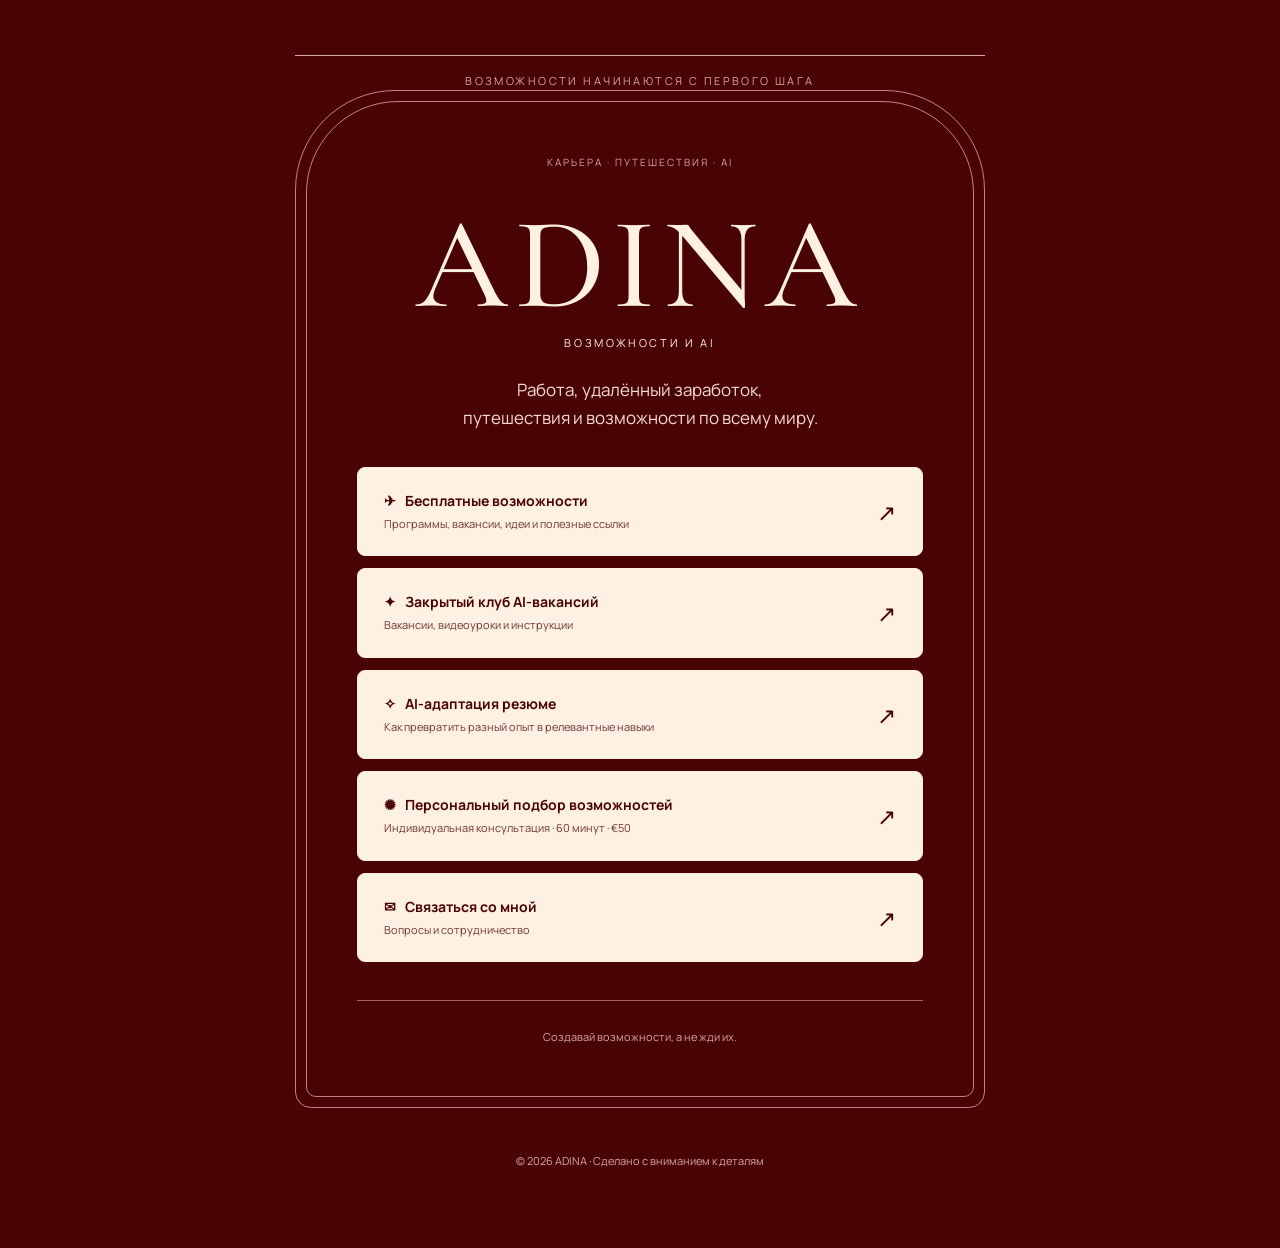
<file: index.html>
<!doctype html>
<html lang="ru"><head><meta charset="utf-8"><meta name="viewport" content="width=device-width,initial-scale=1"><meta name="theme-color" content="#490303"><meta name="description" content="ADINA: работа, международные возможности, AI-вакансии и автоматизация резюме."><title>ADINA | Возможности и AI</title><link rel="stylesheet" href="style.css"></head>
<body><main class="shell"><div class="topline">Возможности начинаются с первого шага</div><div class="frame"><div class="inner"><div class="eyebrow">Карьера · путешествия · AI</div><h1 class="brand" id="brand">ADINA</h1><div class="subbrand" id="tagline">Возможности и AI</div><p class="lead" id="intro">Работа, удалённый заработок, путешествия и возможности по всему миру.</p><div class="links"><a class="link-card" id="free" href="#"><span>✈ &nbsp; Бесплатные возможности<small>Программы, вакансии, идеи и полезные ссылки</small></span><span class="arrow">↗</span></a><a class="link-card" id="paid" href="#"><span>✦ &nbsp; Закрытый клуб AI-вакансий<small>Вакансии, видеоуроки и инструкции</small></span><span class="arrow">↗</span></a><a class="link-card" href="cv.html"><span>✧ &nbsp; AI-адаптация резюме<small>Как превратить разный опыт в релевантные навыки</small></span><span class="arrow">↗</span></a><a class="link-card" href="consultation.html"><span>✺ &nbsp; Персональный подбор возможностей<small>Индивидуальная консультация · 60 минут · €50</small></span><span class="arrow">↗</span></a><a class="link-card" id="contact" href="#"><span>✉ &nbsp; Связаться со мной<small>Вопросы и сотрудничество</small></span><span class="arrow">↗</span></a></div><div class="divider"></div><p class="mini">Создавай возможности, а не жди их.</p></div></div><footer class="footer">© <span id="year"></span> ADINA · Сделано с вниманием к деталям</footer></main><script src="config.js"></script><script src="app.js"></script><script>document.getElementById('year').textContent=new Date().getFullYear()</script></body></html>
</file>
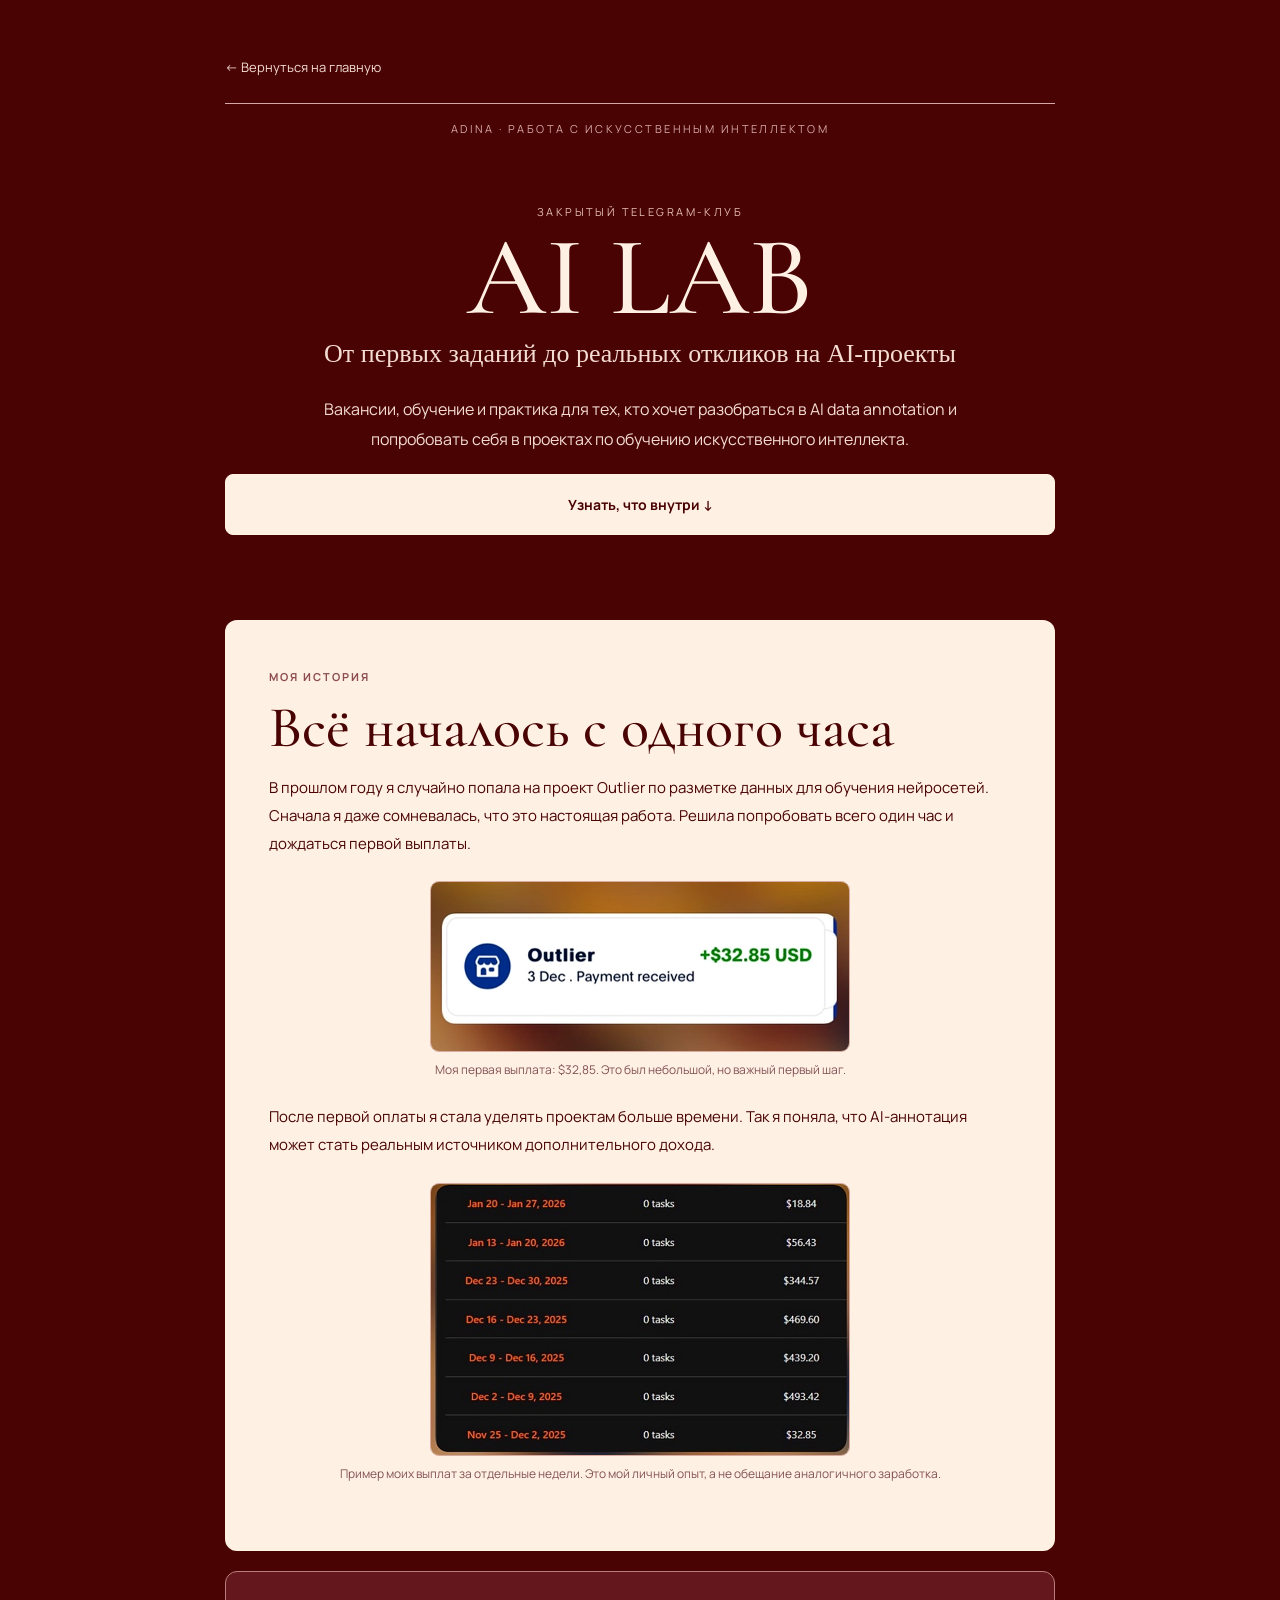
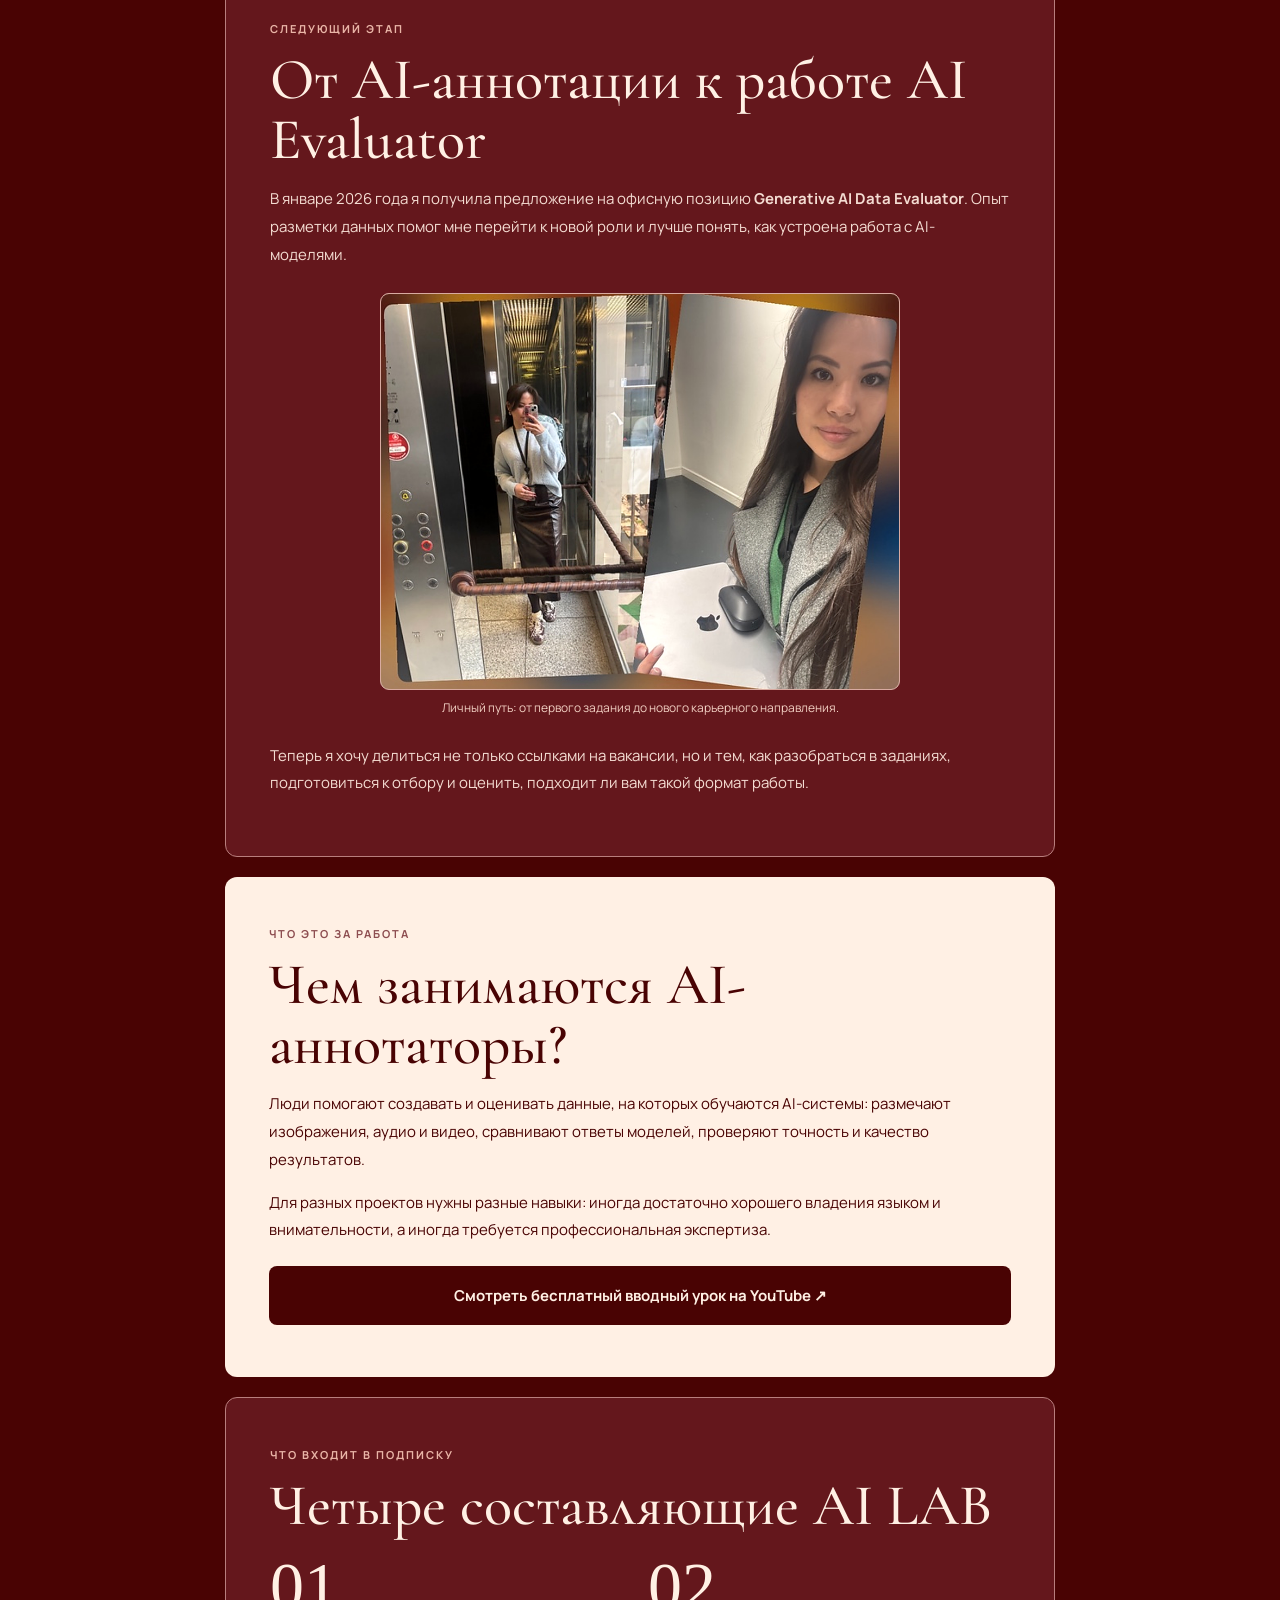
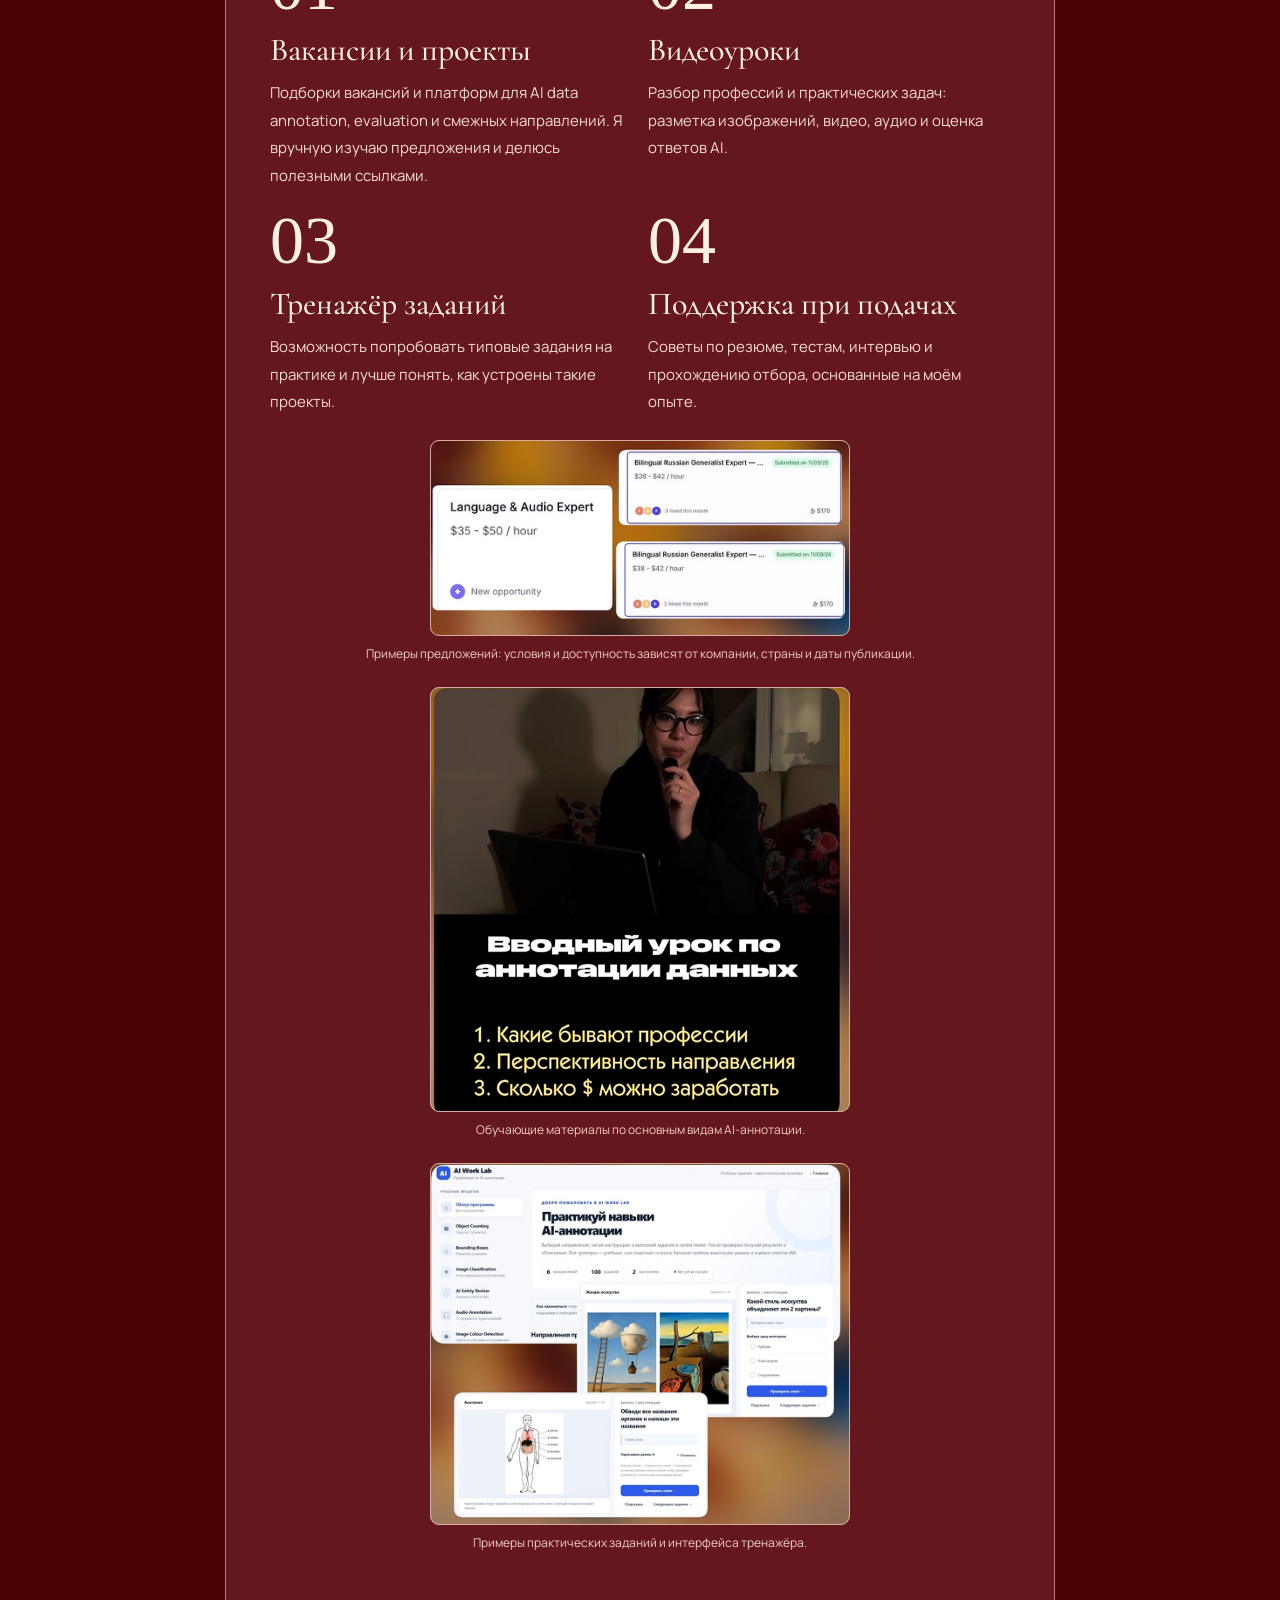
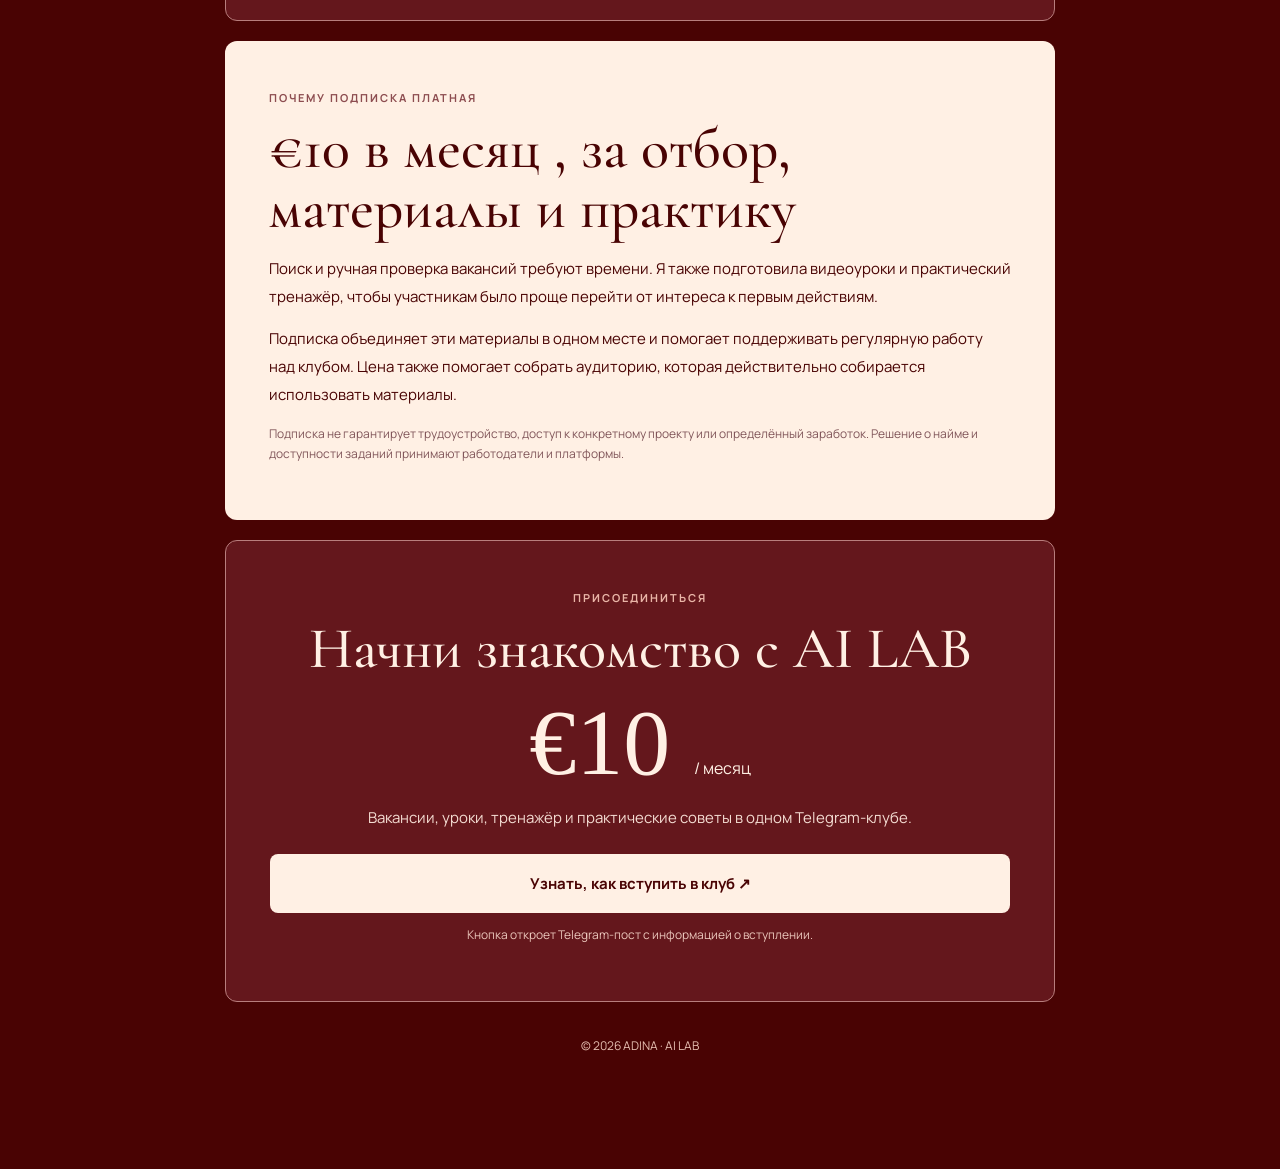
<file: club.html>
<!doctype html><html lang="ru"><head><meta charset="utf-8"><meta name="viewport" content="width=device-width,initial-scale=1"><meta name="theme-color" content="#490303"><meta name="description" content="AI LAB: закрытый Telegram-клуб с вакансиями в AI-аннотации, видеоуроками, практическими заданиями и поддержкой при подаче заявок. €10 в месяц."><title>AI LAB , клуб AI-вакансий | ADINA</title><link rel="stylesheet" href="style.css"></head><body><main class="shell club-shell"><a class="back" href="index.html">← Вернуться на главную</a><div class="topline product-topline">ADINA · работа с искусственным интеллектом</div><header class="club-hero"><div class="club-kicker">Закрытый Telegram-клуб</div><h1 class="club-heading">AI LAB</h1><div class="club-sub">От первых заданий до реальных откликов на AI-проекты</div><p class="club-intro">Вакансии, обучение и практика для тех, кто хочет разобраться в AI data annotation и попробовать себя в проектах по обучению искусственного интеллекта.</p><a class="cta" href="#inside">Узнать, что внутри ↓</a></header>
<section class="club-panel"><span class="club-label">Моя история</span><h2>Всё началось с одного часа</h2><p>В прошлом году я случайно попала на проект Outlier по разметке данных для обучения нейросетей. Сначала я даже сомневалась, что это настоящая работа. Решила попробовать всего один час и дождаться первой выплаты.</p><figure class="club-figure"><img class="club-image" src="assets/first-payment.png?v=sharp-20261120" alt="Скриншот первого платежа от Outlier на 32,85 доллара" loading="lazy"><figcaption>Моя первая выплата: $32,85. Это был небольшой, но важный первый шаг.</figcaption></figure><p>После первой оплаты я стала уделять проектам больше времени. Так я поняла, что AI-аннотация может стать реальным источником дополнительного дохода.</p><figure class="club-figure"><img class="club-image" src="assets/earnings.png?v=sharp-20261120" alt="Скриншот истории выплат по проектам Outlier" loading="lazy"><figcaption>Пример моих выплат за отдельные недели. Это мой личный опыт, а не обещание аналогичного заработка.</figcaption></figure></section>
<section class="club-panel dark"><span class="club-label">Следующий этап</span><h2>От AI-аннотации к работе AI Evaluator</h2><p>В январе 2026 года я получила предложение на офисную позицию <strong>Generative AI Data Evaluator</strong>. Опыт разметки данных помог мне перейти к новой роли и лучше понять, как устроена работа с AI-моделями.</p><figure class="club-figure"><img class="club-image photo" src="assets/career.png?v=sharp-20261120" alt="Фотографии Адины, связанные с её профессиональным опытом" loading="lazy"><figcaption>Личный путь: от первого задания до нового карьерного направления.</figcaption></figure><p>Теперь я хочу делиться не только ссылками на вакансии, но и тем, как разобраться в заданиях, подготовиться к отбору и оценить, подходит ли вам такой формат работы.</p></section>
<section class="club-panel"><span class="club-label">Что это за работа</span><h2>Чем занимаются AI-аннотаторы?</h2><p>Люди помогают создавать и оценивать данные, на которых обучаются AI-системы: размечают изображения, аудио и видео, сравнивают ответы моделей, проверяют точность и качество результатов.</p><p>Для разных проектов нужны разные навыки: иногда достаточно хорошего владения языком и внимательности, а иногда требуется профессиональная экспертиза.</p><a class="club-button" href="https://youtu.be/3Psw8o1p6Ek?is=a_5B0WidxgVkuYPZ" target="_blank" rel="noopener noreferrer">Смотреть бесплатный вводный урок на YouTube ↗</a></section>
<section id="inside" class="club-panel dark"><span class="club-label">Что входит в подписку</span><h2>Четыре составляющие AI LAB</h2><div class="club-steps"><div><div class="club-number">01</div><h3>Вакансии и проекты</h3><p>Подборки вакансий и платформ для AI data annotation, evaluation и смежных направлений. Я вручную изучаю предложения и делюсь полезными ссылками.</p></div><div><div class="club-number">02</div><h3>Видеоуроки</h3><p>Разбор профессий и практических задач: разметка изображений, видео, аудио и оценка ответов AI.</p></div><div><div class="club-number">03</div><h3>Тренажёр заданий</h3><p>Возможность попробовать типовые задания на практике и лучше понять, как устроены такие проекты.</p></div><div><div class="club-number">04</div><h3>Поддержка при подачах</h3><p>Советы по резюме, тестам, интервью и прохождению отбора, основанные на моём опыте.</p></div></div><figure class="club-figure"><img class="club-image" src="assets/jobs.png?v=sharp-20261120" alt="Примеры AI-вакансий с указанными ставками" loading="lazy"><figcaption>Примеры предложений: условия и доступность зависят от компании, страны и даты публикации.</figcaption></figure><figure class="club-figure"><img class="club-image" src="assets/lessons.png?v=sharp-20261120" alt="Пример учебного материала по AI-аннотации" loading="lazy"><figcaption>Обучающие материалы по основным видам AI-аннотации.</figcaption></figure><figure class="club-figure"><img class="club-image" src="assets/practice.png?v=sharp-20261120" alt="Пример интерфейса практического тренажёра AI-аннотации" loading="lazy"><figcaption>Примеры практических заданий и интерфейса тренажёра.</figcaption></figure></section>
<section class="club-panel"><span class="club-label">Почему подписка платная</span><h2>€10 в месяц , за отбор, материалы и практику</h2><p>Поиск и ручная проверка вакансий требуют времени. Я также подготовила видеоуроки и практический тренажёр, чтобы участникам было проще перейти от интереса к первым действиям.</p><p>Подписка объединяет эти материалы в одном месте и помогает поддерживать регулярную работу над клубом. Цена также помогает собрать аудиторию, которая действительно собирается использовать материалы.</p><p class="club-disclaimer">Подписка не гарантирует трудоустройство, доступ к конкретному проекту или определённый заработок. Решение о найме и доступности заданий принимают работодатели и платформы.</p></section>
<section class="club-panel dark" id="join" style="text-align:center"><span class="club-label">Присоединиться</span><h2>Начни знакомство с AI LAB</h2><div class="club-price">€10 <small>/ месяц</small></div><p>Вакансии, уроки, тренажёр и практические советы в одном Telegram-клубе.</p><a class="club-button light" href="https://t.me/adinayesimova/92" target="_blank" rel="noopener noreferrer">Узнать, как вступить в клуб ↗</a><p class="club-disclaimer">Кнопка откроет Telegram-пост с информацией о вступлении.</p></section><footer class="club-footer">© <span id="year"></span> ADINA · AI LAB</footer></main><script>document.getElementById('year').textContent=new Date().getFullYear()</script></body></html>
</file>
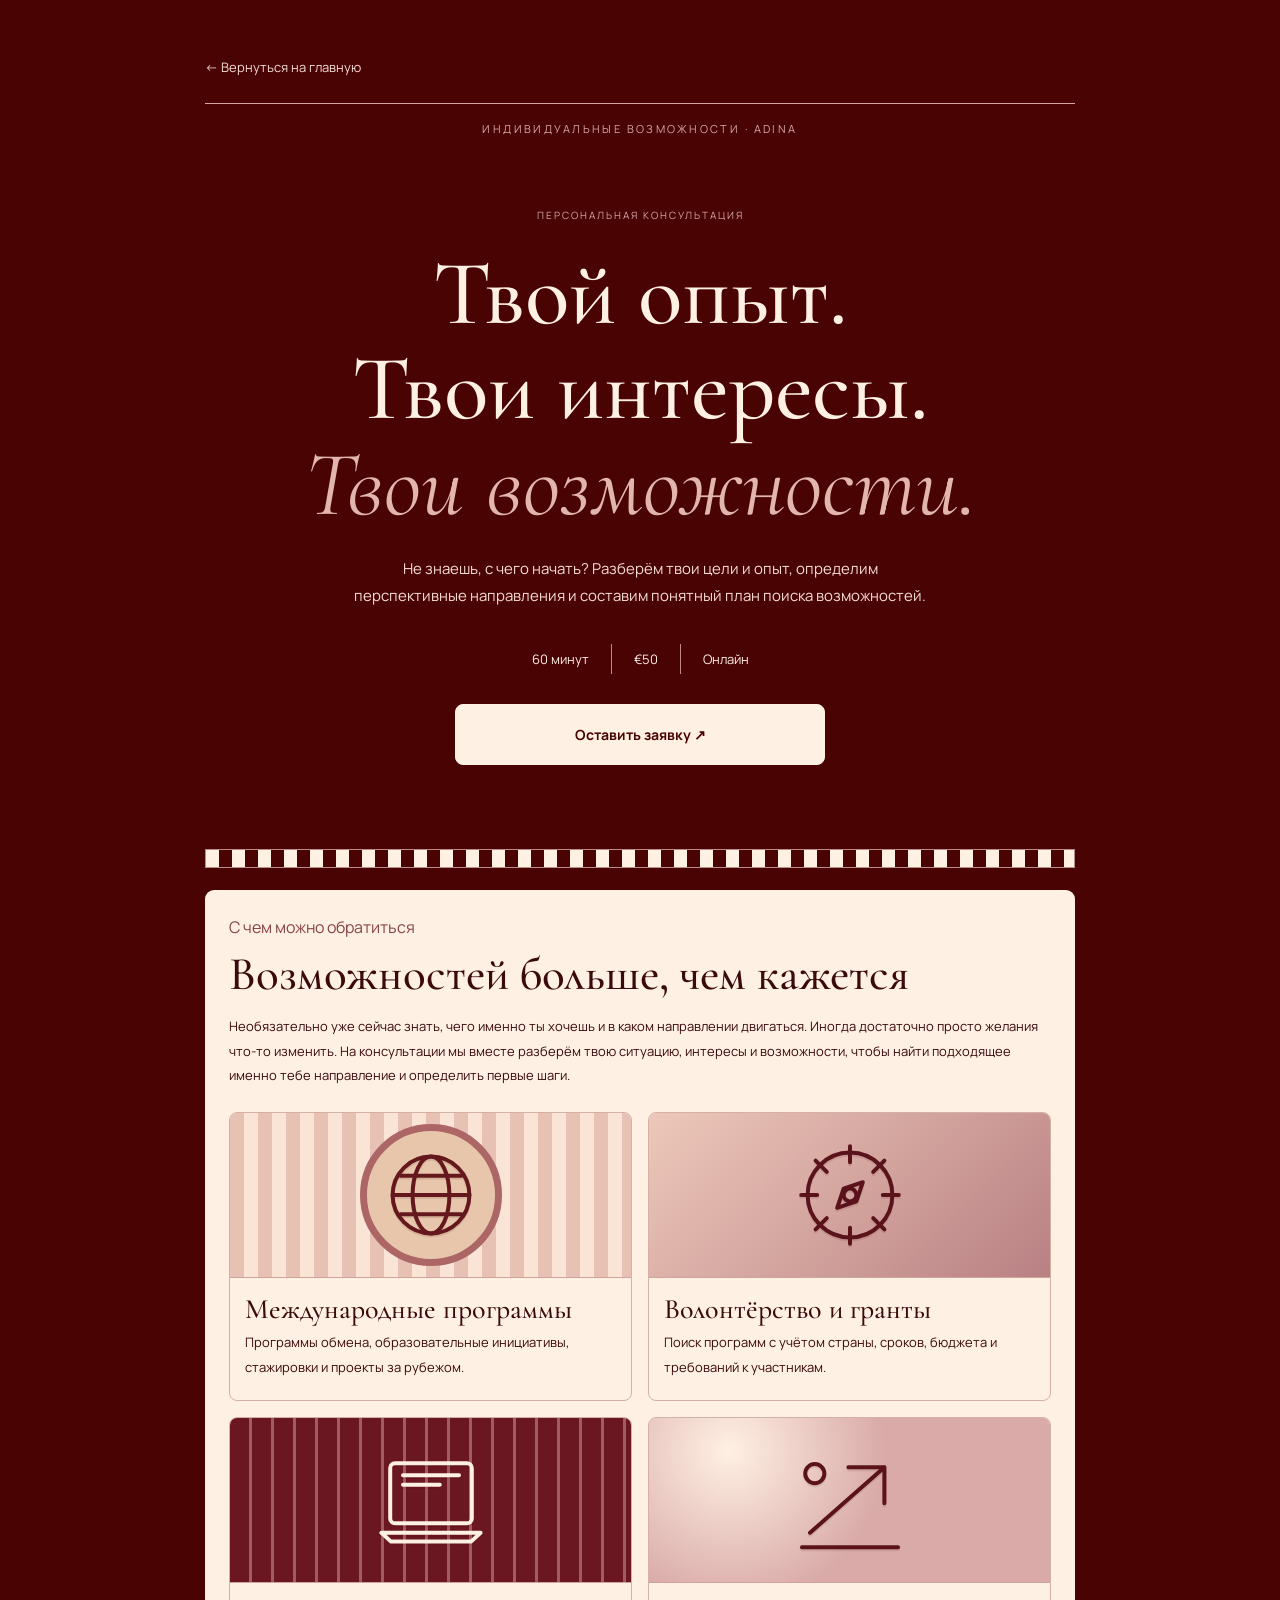
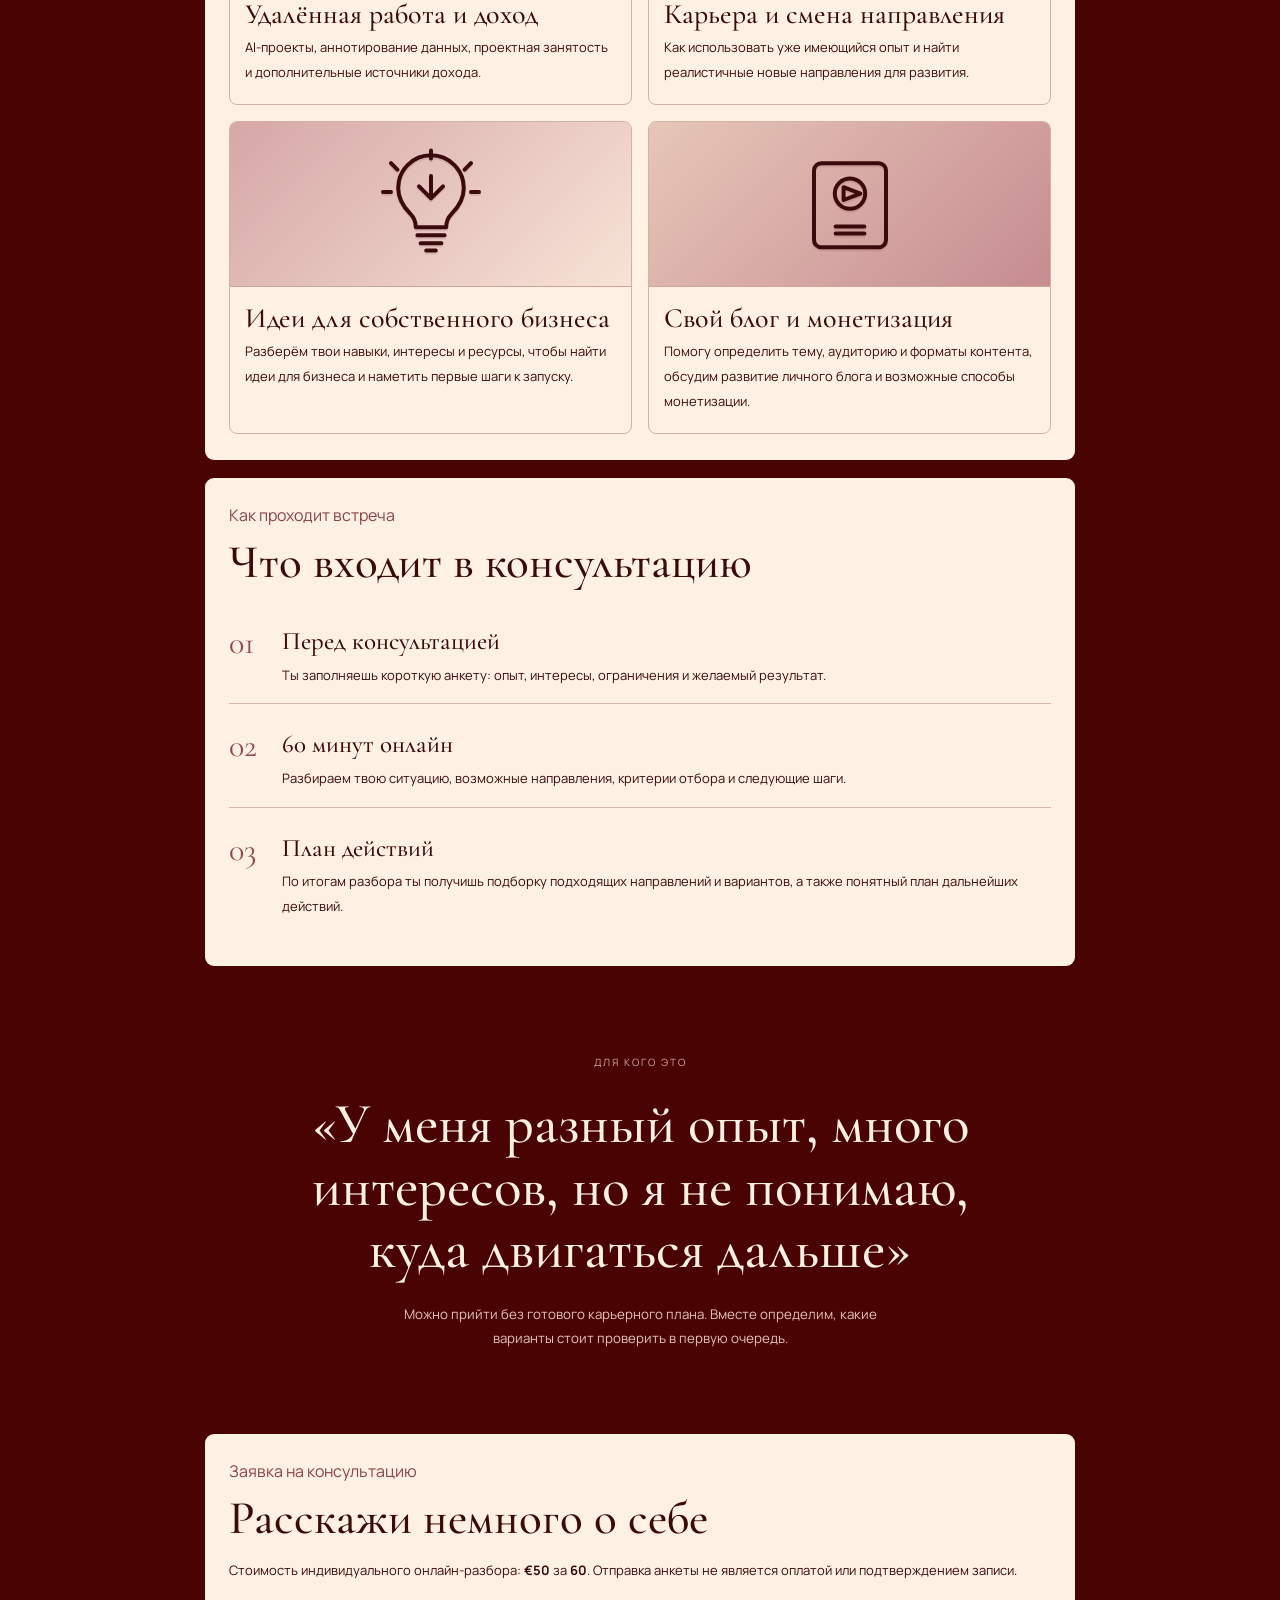
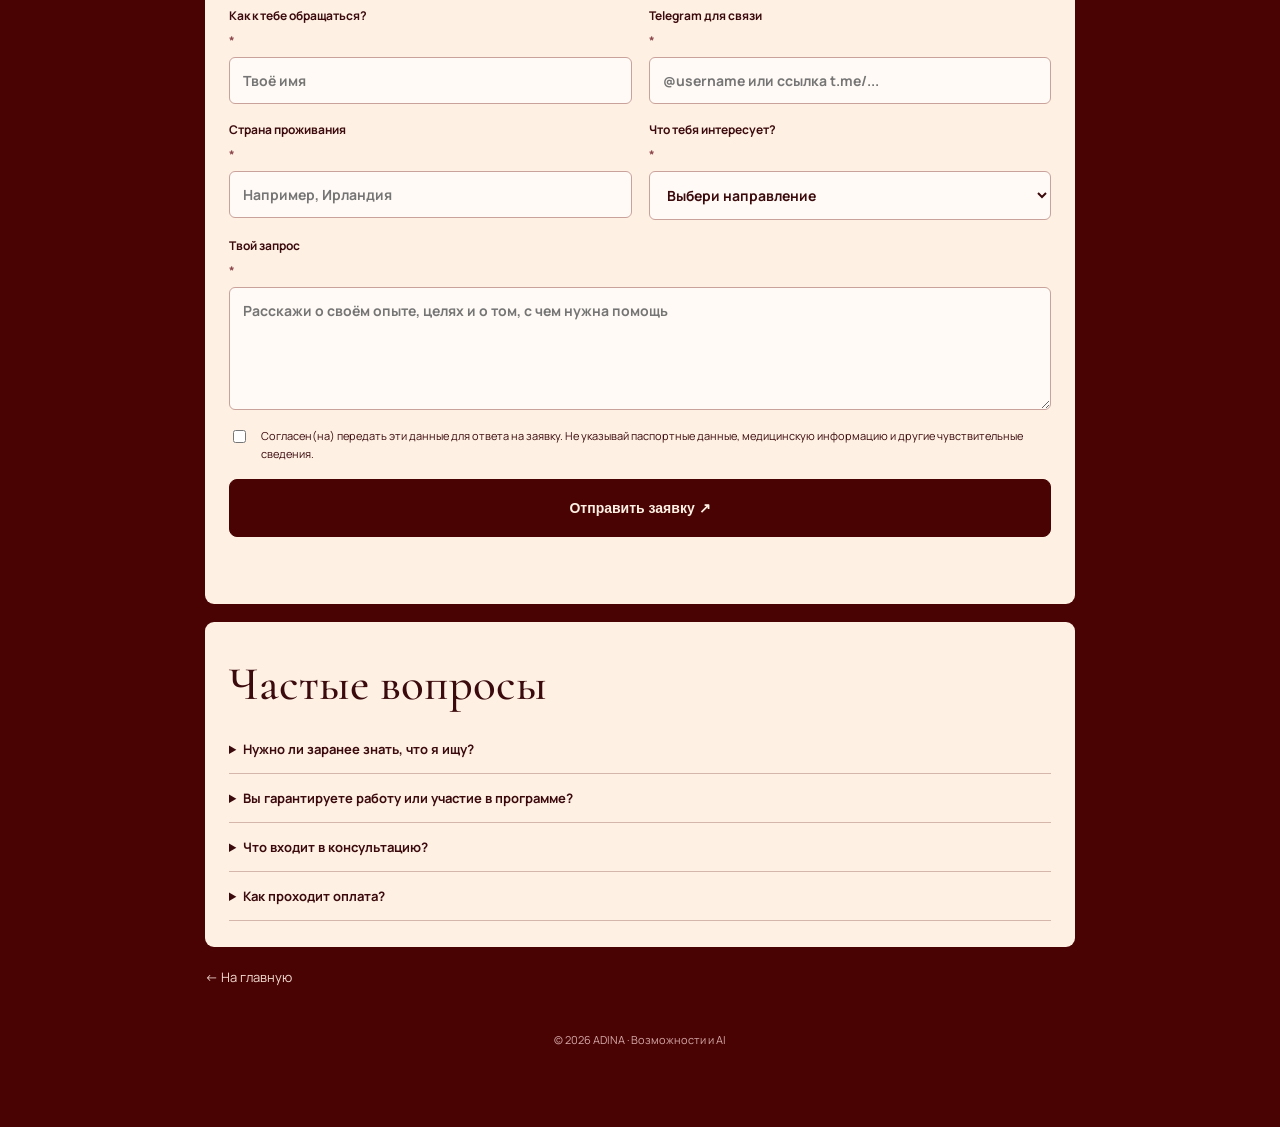
<file: consultation.html>
<!doctype html><html lang="ru"><head><meta charset="utf-8"><meta name="viewport" content="width=device-width,initial-scale=1"><meta name="theme-color" content="#490303"><meta name="description" content="Индивидуальная консультация по международным программам, волонтёрству, карьере, бизнес-идеям и развитию блога."><title>Персональный подбор возможностей | ADINA</title><link rel="stylesheet" href="style.css"></head><body>
<main class="shell product-shell consult-shell"><a class="back" href="index.html">← Вернуться на главную</a><div class="topline product-topline">Индивидуальные возможности · ADINA</div>
<section class="consult-hero"><span class="eyebrow">Персональная консультация</span><h1 class="product-title">Твой опыт.<br>Твои интересы.<br><em>Твои возможности.</em></h1><p class="product-lead">Не знаешь, с чего начать? Разберём твои цели и опыт, определим перспективные направления и составим понятный план поиска возможностей.</p><div class="consult-meta"><span>60 минут</span><span id="consultPrice">€50</span><span>Онлайн</span></div><a class="cta consult-cta" href="#application">Оставить заявку ↗</a></section>
<div class="stripe"></div>
<section class="cream-panel"><div class="panel-eyebrow">С чем можно обратиться</div><h2>Возможностей больше, чем кажется</h2><p>Необязательно уже сейчас знать, чего именно ты хочешь и в каком направлении двигаться. Иногда достаточно просто желания что-то изменить. На консультации мы вместе разберём твою ситуацию, интересы и возможности, чтобы найти подходящее именно тебе направление и определить первые шаги.</p>
<div class="opportunity-grid">
<article class="opportunity"><div class="opportunity-art art-global" role="img" aria-label="Иллюстрация глобуса и путешествий"><svg class="opportunity-icon" viewBox="0 0 160 160" aria-hidden="true" focusable="false"><circle cx="80" cy="80" r="48"/><ellipse cx="80" cy="80" rx="23" ry="48"/><path d="M32 80h96M42 56h76M42 104h76"/></svg></div><h3>Международные программы</h3><p>Программы обмена, образовательные инициативы, стажировки и проекты за рубежом.</p></article>
<article class="opportunity"><div class="opportunity-art art-volunteer" role="img" aria-label="Иллюстрация компаса для волонтёрства и грантов"><svg class="opportunity-icon" viewBox="0 0 160 160" aria-hidden="true" focusable="false"><circle cx="80" cy="80" r="53"/><circle cx="80" cy="80" r="8"/><path d="M80 19v20M80 121v20M19 80h20M121 80h20M37 37l14 14M109 109l14 14M123 37l-14 14M51 109l-14 14"/><path d="M96 64 88 88 64 96 72 72Z"/></svg></div><h3>Волонтёрство и гранты</h3><p>Поиск программ с учётом страны, сроков, бюджета и требований к участникам.</p></article>
<article class="opportunity"><div class="opportunity-art art-remote" role="img" aria-label="Иллюстрация ноутбука для удалённой работы"><svg class="opportunity-icon" viewBox="0 0 160 160" aria-hidden="true" focusable="false"><rect x="29" y="34" width="102" height="75" rx="6"/><path d="M18 121h124l-12 11H30zM45 49h70M45 61h46"/></svg></div><h3>Удалённая работа и доход</h3><p>AI-проекты, аннотирование данных, проектная занятость и дополнительные источники дохода.</p></article>
<article class="opportunity"><div class="opportunity-art art-career" role="img" aria-label="Иллюстрация карьерного пути"><svg class="opportunity-icon" viewBox="0 0 160 160" aria-hidden="true" focusable="false"><path d="M30 121L123 39M78 39h45v45"/><circle cx="36" cy="47" r="12"/><path d="M20 139h120"/></svg></div><h3>Карьера и смена направления</h3><p>Как использовать уже имеющийся опыт и найти реалистичные новые направления для развития.</p></article>
<article class="opportunity"><div class="opportunity-art art-business" role="img" aria-label="Декоративная иллюстрация идеи бизнеса"><svg class="opportunity-icon" viewBox="0 0 160 160" aria-hidden="true" focusable="false"><path d="M54 92c-9-9-15-19-15-32a41 41 0 0 1 82 0c0 13-6 23-15 32-5 5-7 10-7 17H61c0-7-2-12-7-17Z"/><path d="M63 119h34M67 129h26M74 138h12M80 45v22M65 58l15 15 15-15M80 13v10M30 29l8 8M130 29l-8 8M20 65h10M130 65h10"/></svg></div><h3>Идеи для собственного бизнеса</h3><p>Разберём твои навыки, интересы и ресурсы, чтобы найти идеи для бизнеса и наметить первые шаги к запуску.</p></article>
<article class="opportunity"><div class="opportunity-art art-blog" role="img" aria-label="Декоративная иллюстрация блога"><svg class="opportunity-icon" viewBox="0 0 160 160" aria-hidden="true" focusable="false"><rect x="35" y="29" width="90" height="105" rx="9"/><circle cx="80" cy="67" r="19"/><path d="M62 108h36M62 117h36"/><path d="M72 59l21 8-21 8z"/></svg></div><h3>Свой блог и монетизация</h3><p>Помогу определить тему, аудиторию и форматы контента, обсудим развитие личного блога и возможные способы монетизации.</p></article>
</div></section>
<section class="cream-panel"><div class="panel-eyebrow">Как проходит встреча</div><h2>Что входит в консультацию</h2><div class="steps"><div class="step"><span class="step-num">01</span><div><h3>Перед консультацией</h3><p>Ты заполняешь короткую анкету: опыт, интересы, ограничения и желаемый результат.</p></div></div><div class="step"><span class="step-num">02</span><div><h3>60 минут онлайн</h3><p>Разбираем твою ситуацию, возможные направления, критерии отбора и следующие шаги.</p></div></div><div class="step"><span class="step-num">03</span><div><h3>План действий</h3><p>По итогам разбора ты получишь подборку подходящих направлений и вариантов, а также понятный план дальнейших действий.</p></div></div></div></section>
<section class="consult-quote"><span class="eyebrow">Для кого это</span><p>«У меня разный опыт, много интересов, но я не понимаю, куда двигаться дальше»</p><small>Можно прийти без готового карьерного плана. Вместе определим, какие варианты стоит проверить в первую очередь.</small></section>
<section class="cream-panel application-panel" id="application"><div class="panel-eyebrow">Заявка на консультацию</div><h2>Расскажи немного о себе</h2><p>Стоимость индивидуального онлайн-разбора: <strong id="priceInline">€50</strong> за <strong id="durationInline">60 минут</strong>. Отправка анкеты не является оплатой или подтверждением записи.</p>
<form id="consultForm" class="consult-form"><div class="website-trap" aria-hidden="true"><label>Website<input name="website" tabindex="-1" autocomplete="off"></label></div><label>Как к тебе обращаться? <span>*</span><input name="name" required maxlength="100" placeholder="Твоё имя" autocomplete="name"></label><label>Telegram для связи <span>*</span><input name="telegram" required maxlength="120" placeholder="@username или ссылка t.me/..."></label><label>Страна проживания <span>*</span><input name="country" required maxlength="120" placeholder="Например, Ирландия"></label><label>Что тебя интересует? <span>*</span><select name="interest" required><option value="">Выбери направление</option><option>Международные программы</option><option>Волонтёрство и гранты</option><option>Удалённая работа и дополнительный доход</option><option>Карьера и смена направления</option><option>Идеи для собственного бизнеса</option><option>Создание и монетизация блога</option><option>Несколько направлений / пока не знаю</option></select></label><label>Твой запрос <span>*</span><textarea name="request" required rows="5" maxlength="1800" placeholder="Расскажи о своём опыте, целях и о том, с чем нужна помощь"></textarea></label><label class="consent"><input type="checkbox" required><span>Согласен(на) передать эти данные для ответа на заявку. Не указывай паспортные данные, медицинскую информацию и другие чувствительные сведения.</span></label><button class="cta submit-cta" type="submit">Отправить заявку ↗</button><p class="form-status" id="formStatus" role="status" aria-live="polite"></p><div id="manualFallback" class="manual-fallback" hidden><p>Автоматическая отправка пока не подключена. Скопируй заявку и отправь её в личный Telegram Адины.</p><button type="button" class="copy-button" id="copyApplication">Скопировать текст заявки</button><a id="telegramContact" class="back" href="#" target="_blank" rel="noopener noreferrer" hidden>Открыть Telegram ↗</a></div></form></section>
<section class="cream-panel faq"><h2>Частые вопросы</h2><details><summary>Нужно ли заранее знать, что я ищу?</summary><p>Нет. Мы можем начать с твоих интересов, опыта и ограничений, чтобы определить направления поиска.</p></details><details><summary>Вы гарантируете работу или участие в программе?</summary><p>Нет. Консультация помогает оценить варианты и выстроить стратегию поиска, но решение о найме или отборе принимает организация.</p></details><details><summary>Что входит в консультацию?</summary><p>Индивидуальный разбор твоей ситуации и целей, подборка релевантных вариантов и направлений, а также план дальнейших действий.</p></details><details><summary>Как проходит оплата?</summary><p>После получения заявки мы согласуем формат, время встречи и способ оплаты лично.</p></details></section>
<a class="back" href="index.html">← На главную</a><footer class="footer">© <span id="year"></span> ADINA · Возможности и AI</footer></main><script src="config.js"></script><script src="app.js"></script><script src="consultation.js"></script></body></html>
</file>
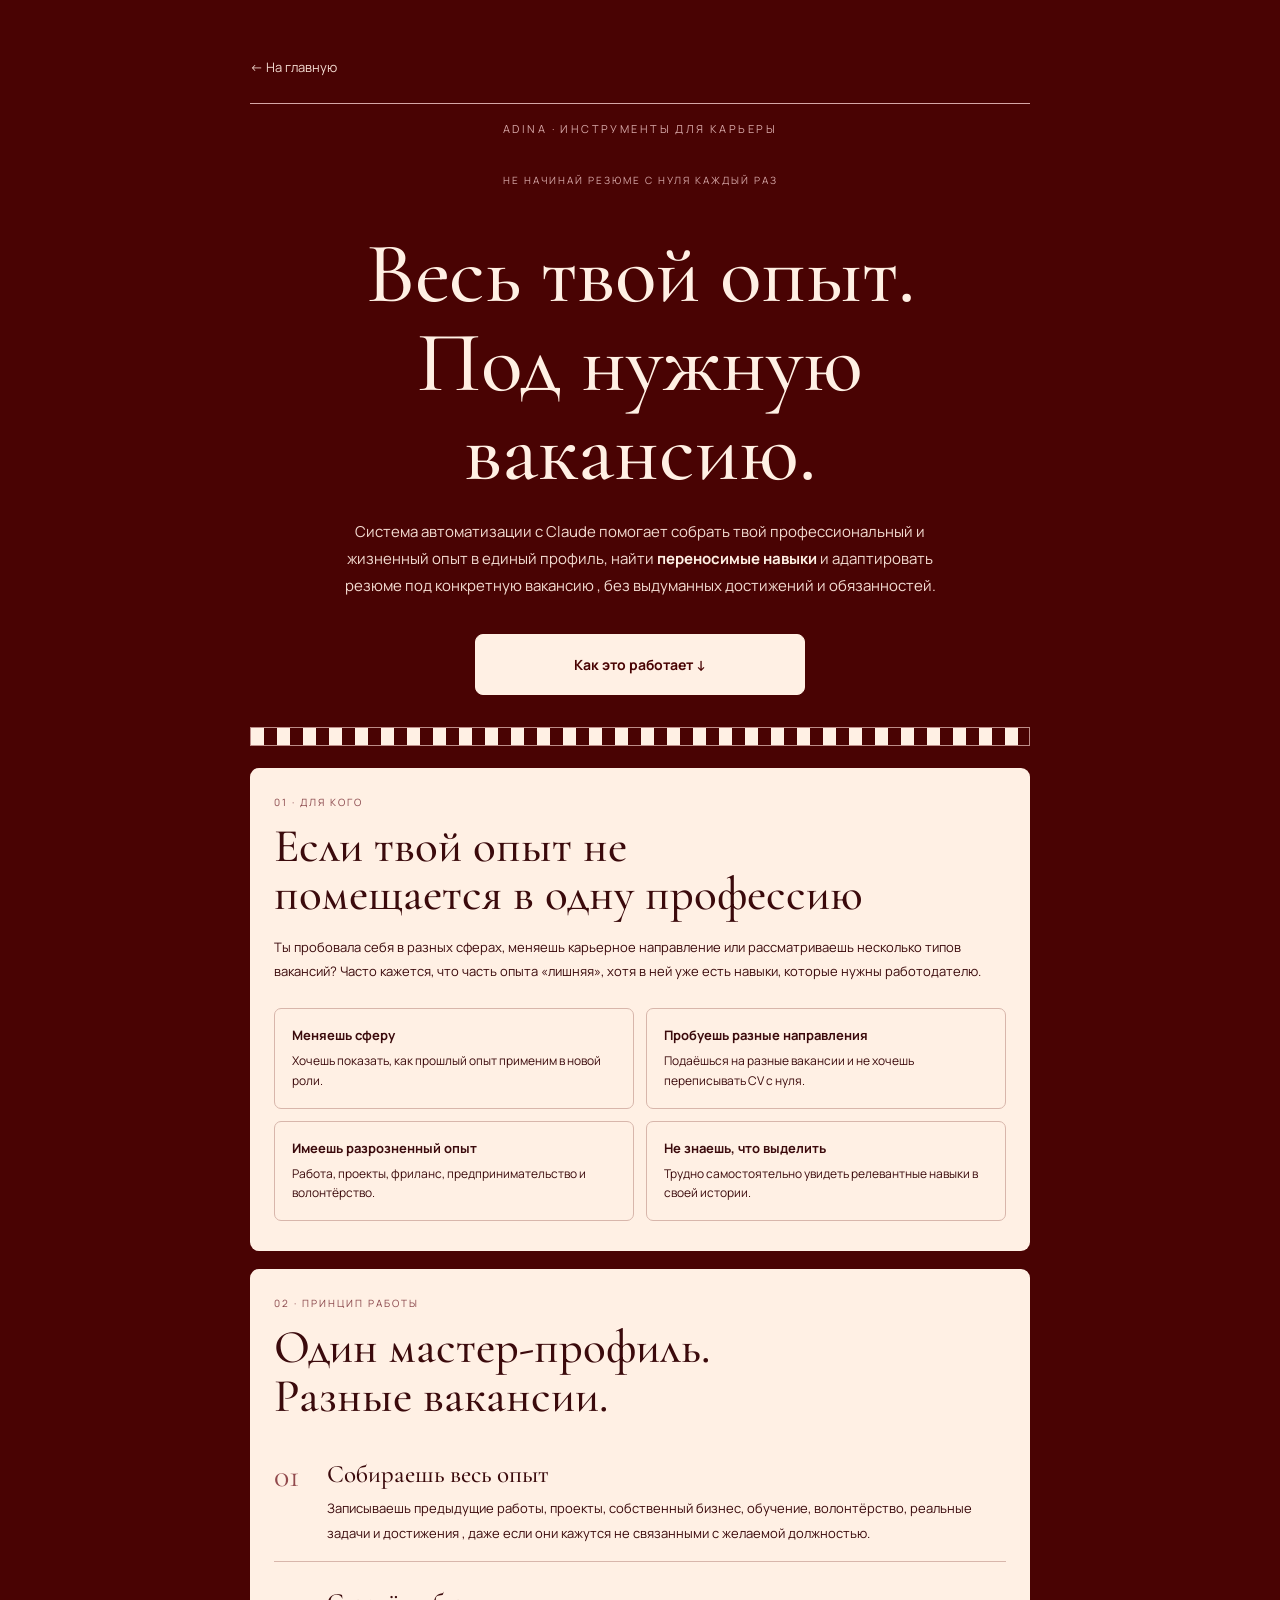
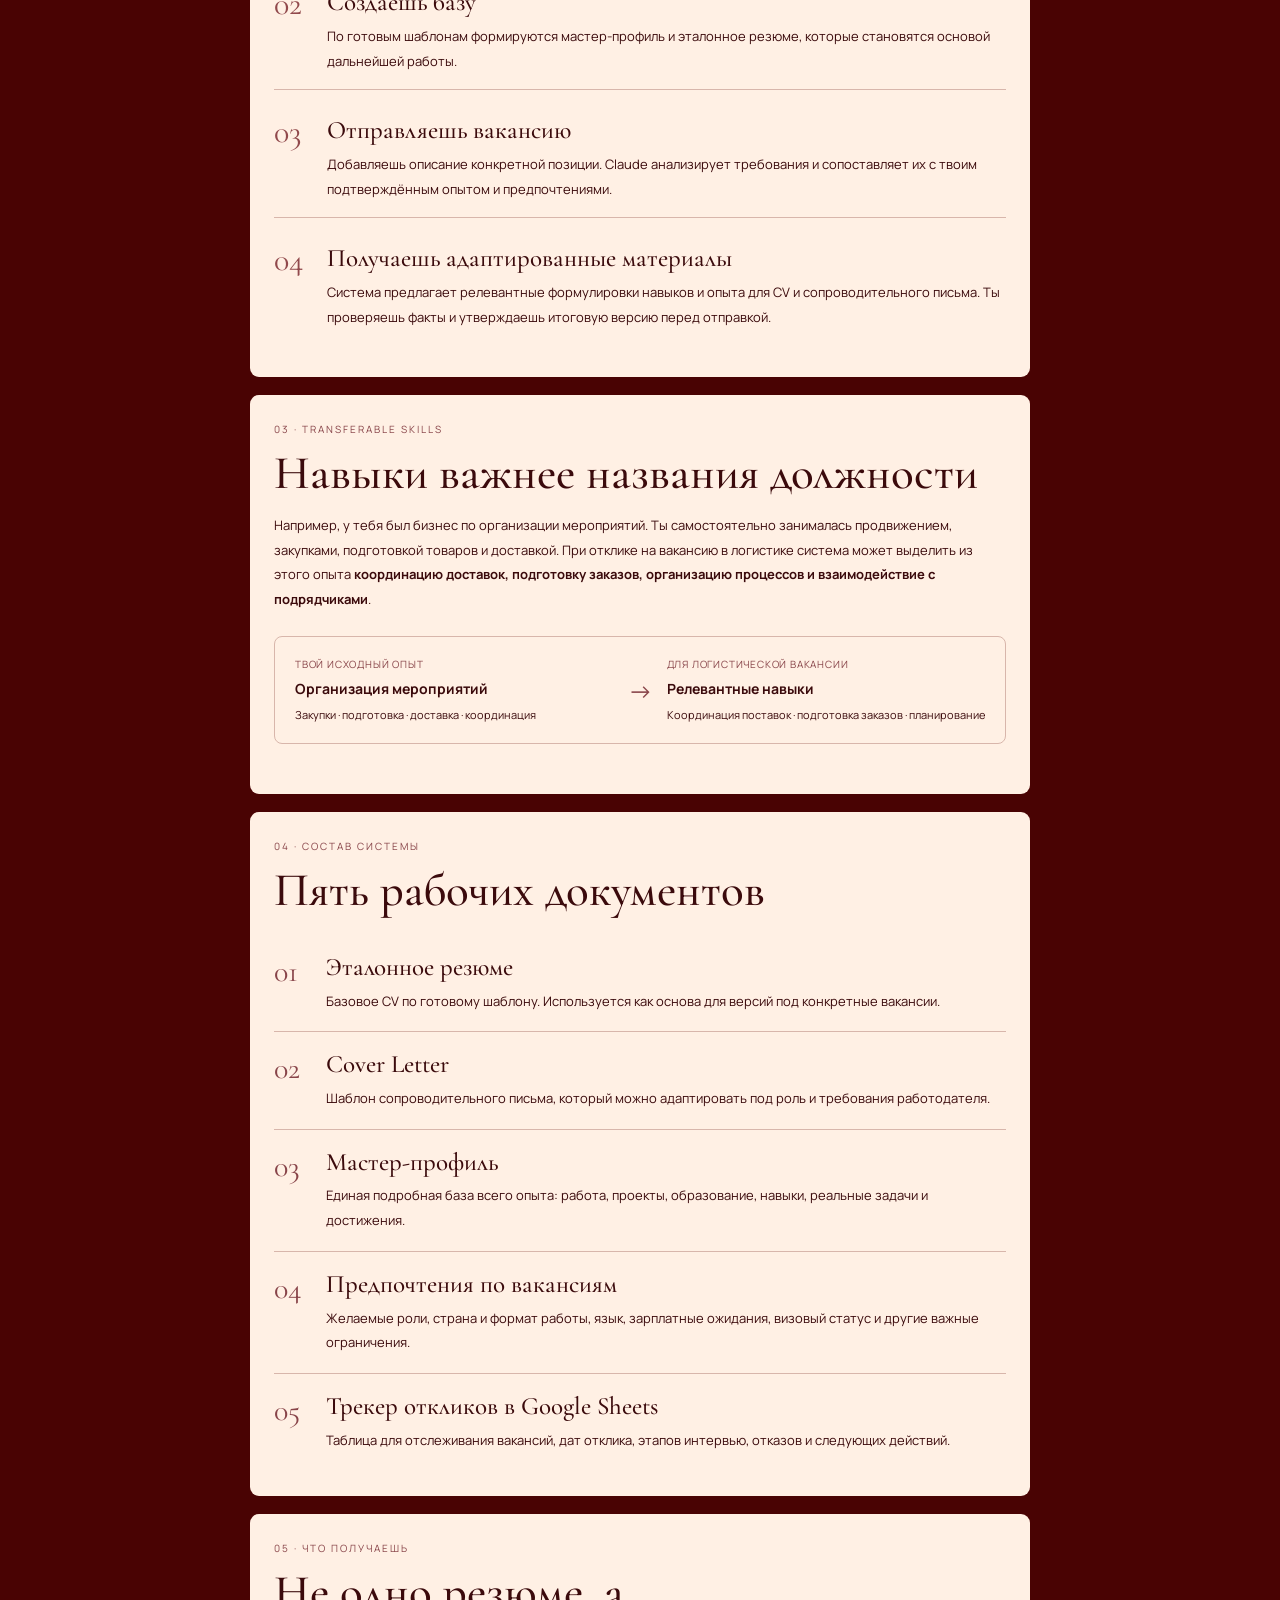
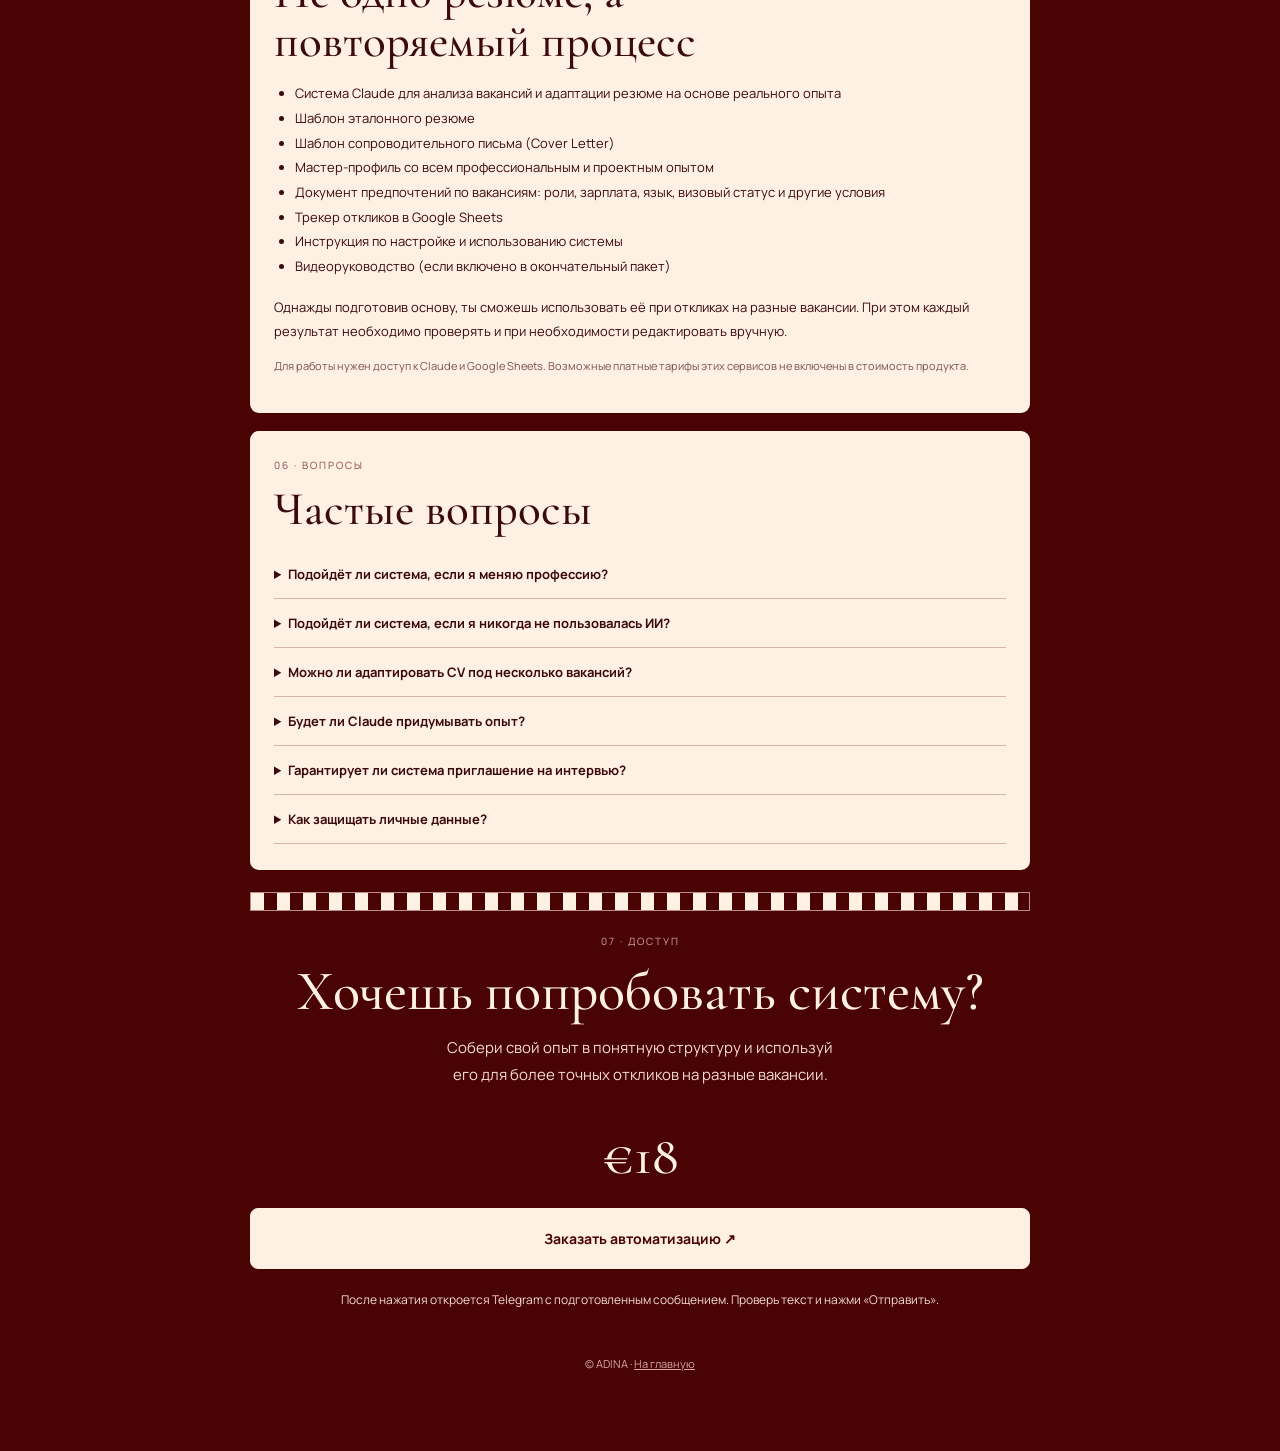
<file: cv.html>
<!doctype html>
<html lang="ru"><head><meta charset="utf-8"><meta name="viewport" content="width=device-width,initial-scale=1"><meta name="theme-color" content="#490303"><meta name="description" content="AI-автоматизация резюме с Claude: мастер-профиль, переносимые навыки, резюме, сопроводительное письмо, предпочтения по вакансиям и трекер откликов."><title>Автоматизация резюме | ADINA</title><link rel="stylesheet" href="style.css"></head>
<body><main class="shell product-shell"><a href="index.html" class="back">← На главную</a><div class="topline product-topline">ADINA · Инструменты для карьеры</div><div class="eyebrow centered" style="margin-top:34px">Не начинай резюме с нуля каждый раз</div><h1 class="product-title">Весь твой опыт.<br>Под нужную вакансию.</h1><p class="product-lead">Система автоматизации с Claude помогает собрать твой профессиональный и жизненный опыт в единый профиль, найти <strong>переносимые навыки</strong> и адаптировать резюме под конкретную вакансию , без выдуманных достижений и обязанностей.</p><a class="cta intro-cta" href="#how">Как это работает ↓</a><div class="stripe" aria-hidden="true"></div>
<section class="cream-panel" id="who"><div class="eyebrow panel-eyebrow">01 · Для кого</div><h2>Если твой опыт не помещается в одну профессию</h2><p>Ты пробовала себя в разных сферах, меняешь карьерное направление или рассматриваешь несколько типов вакансий? Часто кажется, что часть опыта «лишняя», хотя в ней уже есть навыки, которые нужны работодателю.</p><div class="feature-grid"><div class="feature"><strong>Меняешь сферу</strong><span>Хочешь показать, как прошлый опыт применим в новой роли.</span></div><div class="feature"><strong>Пробуешь разные направления</strong><span>Подаёшься на разные вакансии и не хочешь переписывать CV с нуля.</span></div><div class="feature"><strong>Имеешь разрозненный опыт</strong><span>Работа, проекты, фриланс, предпринимательство и волонтёрство.</span></div><div class="feature"><strong>Не знаешь, что выделить</strong><span>Трудно самостоятельно увидеть релевантные навыки в своей истории.</span></div></div></section>
<section class="cream-panel" id="how"><div class="eyebrow panel-eyebrow">02 · Принцип работы</div><h2>Один мастер-профиль. Разные вакансии.</h2><div class="steps"><div class="step"><span class="step-num">01</span><div><h3>Собираешь весь опыт</h3><p>Записываешь предыдущие работы, проекты, собственный бизнес, обучение, волонтёрство, реальные задачи и достижения , даже если они кажутся не связанными с желаемой должностью.</p></div></div><div class="step"><span class="step-num">02</span><div><h3>Создаёшь базу</h3><p>По готовым шаблонам формируются мастер-профиль и эталонное резюме, которые становятся основой дальнейшей работы.</p></div></div><div class="step"><span class="step-num">03</span><div><h3>Отправляешь вакансию</h3><p>Добавляешь описание конкретной позиции. Claude анализирует требования и сопоставляет их с твоим подтверждённым опытом и предпочтениями.</p></div></div><div class="step"><span class="step-num">04</span><div><h3>Получаешь адаптированные материалы</h3><p>Система предлагает релевантные формулировки навыков и опыта для CV и сопроводительного письма. Ты проверяешь факты и утверждаешь итоговую версию перед отправкой.</p></div></div></div></section>
<section class="cream-panel"><div class="eyebrow panel-eyebrow">03 · Transferable skills</div><h2>Навыки важнее названия должности</h2><p>Например, у тебя был бизнес по организации мероприятий. Ты самостоятельно занималась продвижением, закупками, подготовкой товаров и доставкой. При отклике на вакансию в логистике система может выделить из этого опыта <strong>координацию доставок, подготовку заказов, организацию процессов и взаимодействие с подрядчиками</strong>.</p><div class="example"><div><span class="example-label">Твой исходный опыт</span><strong>Организация мероприятий</strong><small>Закупки · подготовка · доставка · координация</small></div><span class="example-arrow">→</span><div><span class="example-label">Для логистической вакансии</span><strong>Релевантные навыки</strong><small>Координация поставок · подготовка заказов · планирование</small></div></div></section>
<section class="cream-panel"><div class="eyebrow panel-eyebrow">04 · Состав системы</div><h2>Пять рабочих документов</h2><div class="document-list"><div class="document"><span>01</span><div><h3>Эталонное резюме</h3><p>Базовое CV по готовому шаблону. Используется как основа для версий под конкретные вакансии.</p></div></div><div class="document"><span>02</span><div><h3>Cover Letter</h3><p>Шаблон сопроводительного письма, который можно адаптировать под роль и требования работодателя.</p></div></div><div class="document"><span>03</span><div><h3>Мастер-профиль</h3><p>Единая подробная база всего опыта: работа, проекты, образование, навыки, реальные задачи и достижения.</p></div></div><div class="document"><span>04</span><div><h3>Предпочтения по вакансиям</h3><p>Желаемые роли, страна и формат работы, язык, зарплатные ожидания, визовый статус и другие важные ограничения.</p></div></div><div class="document"><span>05</span><div><h3>Трекер откликов в Google Sheets</h3><p>Таблица для отслеживания вакансий, дат отклика, этапов интервью, отказов и следующих действий.</p></div></div></div></section>
<section class="cream-panel"><div class="eyebrow panel-eyebrow">05 · Что получаешь</div><h2>Не одно резюме, а повторяемый процесс</h2><ul id="includes"><li>Система адаптации CV с Claude</li><li>Шаблоны рабочих документов</li><li>Инструкция по настройке и применению</li></ul><p>Однажды подготовив основу, ты сможешь использовать её при откликах на разные вакансии. При этом каждый результат необходимо проверять и при необходимости редактировать вручную.</p><p class="fineprint">Для работы нужен доступ к Claude и Google Sheets. Возможные платные тарифы этих сервисов не включены в стоимость продукта.</p></section>
<section class="cream-panel faq"><div class="eyebrow panel-eyebrow">06 · Вопросы</div><h2>Частые вопросы</h2><details><summary>Подойдёт ли система, если я меняю профессию?</summary><p>Да, она рассчитана в том числе на карьерные переходы: помогает выявить навыки из предыдущих занятий, применимые в новой сфере. Но она не заменяет обязательную квалификацию или опыт, если работодатель их требует.</p></details><details><summary>Подойдёт ли система, если я никогда не пользовалась ИИ?</summary><p>Да. Система рассчитана и на новичков, которые раньше не пользовались искусственным интеллектом. Ты получишь готовые шаблоны и пошаговые инструкции, чтобы начать работать с Claude без навыков программирования.</p></details><details><summary>Можно ли адаптировать CV под несколько вакансий?</summary><p>Да. В этом основная идея: сохранять мастер-профиль и создавать отдельную версию резюме под каждую конкретную вакансию.</p></details><details><summary>Будет ли Claude придумывать опыт?</summary><p>Не должен. Система предназначена для выделения и переформулирования реально подтверждённых навыков. Перед отправкой необходимо проверить каждую формулировку и удалить неподтверждённые утверждения.</p></details><details><summary>Гарантирует ли система приглашение на интервью?</summary><p>Нет. Решение зависит от соответствия требованиям, конкуренции и работодателя.</p></details><details><summary>Как защищать личные данные?</summary><p>Не загружай в сторонние AI-сервисы лишние персональные данные, документы с идентификационными номерами и конфиденциальную информацию. Перед использованием проверь настройки приватности и условия обработки данных Claude.</p></details></section>
<div class="stripe" aria-hidden="true"></div><div class="eyebrow centered">07 · Доступ</div><h2 class="centered closing-title">Хочешь попробовать систему?</h2><p class="product-lead">Собери свой опыт в понятную структуру и используй его для более точных откликов на разные вакансии.</p><div class="price" id="price">€18</div><a class="cta" id="buy" href="https://t.me/AdinaYessimova">Заказать автоматизацию ↗</a><p class="note">После нажатия откроется Telegram с подготовленным сообщением. Проверь текст и нажми «Отправить».</p><footer class="footer">© ADINA · <a href="index.html">На главную</a></footer></main><script src="config.js"></script><script src="app.js"></script></body></html>
</file>
<file: style.css>
@import url('https://fonts.googleapis.com/css2?family=Cormorant+Garamond:wght@400;500;600&family=Manrope:wght@400;500;600;700&display=swap');
:root{--wine:#490303;--wine2:#64171c;--cream:#fff0e4;--rose:#d6a7a7;--ink:#3b0a0c}*{box-sizing:border-box}html{scroll-behavior:smooth}body{margin:0;background:var(--wine);color:var(--cream);font-family:Manrope,Arial,sans-serif}a{color:inherit} .shell{max-width:760px;margin:0 auto;padding:38px 18px 65px}.topline{border-top:1px solid var(--rose);padding-top:16px;text-align:center;letter-spacing:.22em;font-size:11px;text-transform:uppercase;color:var(--rose)}.brand{font:500 clamp(76px,16vw,130px)/.92 'Cormorant Garamond',Georgia,serif;letter-spacing:.055em;text-align:center;margin:35px 0 0}.subbrand{text-align:center;letter-spacing:.24em;text-transform:uppercase;font-size:11px;margin:10px 0 24px}.lead{text-align:center;line-height:1.8;color:#f4dcd2;max-width:470px;margin:0 auto 35px;font-size:14px}.frame{border:1px solid #bd8685;padding:10px;border-radius:100px 100px 16px 16px}.inner{border:1px solid #bd8685;border-radius:92px 92px 10px 10px;padding:40px 20px 26px;text-align:center}.eyebrow{text-transform:uppercase;letter-spacing:.2em;font-size:10px;color:var(--rose)}h1,h2,h3{font-family:'Cormorant Garamond',Georgia,serif;font-weight:500}h2{font-size:46px;line-height:1.03;margin:12px 0 16px}.links{display:grid;gap:12px;margin:28px 0}.link-card,.cta{display:flex;align-items:center;justify-content:space-between;gap:12px;background:var(--cream);color:var(--wine);padding:20px 20px;border:1px solid var(--cream);border-radius:8px;text-decoration:none;font-weight:700;font-size:14px;transition:transform .2s,background .2s}.link-card:hover,.cta:hover{transform:translateY(-2px);background:#f7dacf}.link-card small{display:block;font-size:11px;font-weight:400;opacity:.78;margin-top:6px;line-height:1.5}.link-card .arrow{font-size:23px;font-weight:400}.link-card.disabled{opacity:.58;cursor:default}.link-card.disabled:hover{transform:none;background:var(--cream)}.divider{height:1px;background:#9d6367;margin:38px 0 26px}.mini{text-align:center;font-size:11px;color:var(--rose);line-height:1.8}.back{text-decoration:none;font-size:13px;color:#f4dcd2}.product-title{font-size:clamp(52px,10vw,78px);line-height:.98;text-align:center;margin:42px 0 20px}.product-lead{text-align:center;color:#f4dcd2;font-size:15px;line-height:1.8;max-width:540px;margin:0 auto 35px}.cream-panel{background:var(--cream);color:var(--ink);border-radius:9px;padding:26px 24px;margin:18px 0}.cream-panel h2{font-size:39px}.cream-panel p,.cream-panel li{font-size:13px;line-height:1.9}.cream-panel ul{padding-left:21px}.stripe{height:19px;background:repeating-linear-gradient(90deg,var(--cream) 0,var(--cream) 13px,var(--wine) 13px,var(--wine) 26px);border:1px solid #bc8c88;margin:22px 0}.price{text-align:center;font:500 54px 'Cormorant Garamond',Georgia,serif;margin:12px 0}.note{text-align:center;font-size:12px;line-height:1.8;color:#f4dcd2}.cta{justify-content:center;margin:20px 0}.footer{text-align:center;margin-top:45px;color:var(--rose);font-size:11px}.footer a{text-decoration:underline}.faq details{border-bottom:1px solid #d5b6aa;padding:15px 0}.faq summary{cursor:pointer;font-size:13px;font-weight:700}.faq p{margin:12px 0 0}.status{border:1px solid #b98283;padding:14px;border-radius:7px;text-align:center;font-size:13px;line-height:1.7} @media(min-width:600px){.shell{padding:55px 35px 80px}.inner{padding:52px 50px 38px}.link-card{padding:23px 26px}}
/* Уточнения дизайна и удобства чтения */
.topline,.eyebrow,.subbrand{line-height:1.6;text-wrap:balance}
.lead{max-width:610px;text-wrap:balance;font-size:clamp(14px,2vw,17px);line-height:1.65}
.product-lead{max-width:680px;text-wrap:balance}
.link-card{text-align:left}
.link-card>span:first-child{min-width:0}
.centered{text-align:center}
.product-topline{margin-top:26px}
.product-shell{max-width:850px}
.product-title{font-size:clamp(47px,9vw,86px);text-wrap:balance;line-height:1.04}
.product-lead strong{color:var(--cream)}
.panel-eyebrow{color:#884449}
.cream-panel h2{text-wrap:balance;font-size:clamp(34px,6vw,47px)}
.cream-panel h3{font-size:25px;line-height:1.15;margin:0 0 7px}
.cream-panel p{margin:12px 0}
.feature-grid{display:grid;grid-template-columns:repeat(2,minmax(0,1fr));gap:12px;margin:24px 0 4px}
.feature{border:1px solid #d8b6ab;border-radius:7px;padding:17px;display:flex;flex-direction:column;gap:7px}
.feature strong{font-size:13px}.feature span{font-size:12px;line-height:1.65}
.steps{display:grid;gap:10px;margin:24px 0 5px}.step{display:flex;gap:16px;padding:16px 0;border-bottom:1px solid #d8b6ab}.step:last-child{border-bottom:0}
.step-num{font-family:'Cormorant Garamond',Georgia,serif;font-size:32px;line-height:1;color:#91494c;flex:0 0 37px}
.step p{margin:0}
.example{display:grid;grid-template-columns:1fr auto 1fr;gap:14px;align-items:center;margin:24px 0;padding:20px;border:1px solid #d8b6ab;border-radius:8px}
.example>div{display:flex;flex-direction:column;gap:8px}.example-label{font-size:10px;letter-spacing:.08em;text-transform:uppercase;color:#884449}.example strong{font-size:14px}.example small{font-size:11px;line-height:1.6}.example-arrow{font-size:25px;color:#884449}
.cream-panel .fineprint{font-size:11px;color:#7b5150;line-height:1.75}
.document-list{margin-top:20px}.document{display:flex;gap:18px;padding:18px 0;border-bottom:1px solid #d8b6ab}.document:last-child{border-bottom:0}.document>span{font-family:'Cormorant Garamond',Georgia,serif;font-size:30px;color:#884449;flex:0 0 34px}.document p{margin:0}
.closing-title{font-size:clamp(39px,7vw,56px);margin:14px 0}
.intro-cta{max-width:330px;margin:0 auto 32px}
@media(max-width:520px){.shell{padding:25px 13px 55px}.frame{border-radius:65px 65px 12px 12px;padding:7px}.inner{border-radius:59px 59px 8px 8px;padding:43px 16px 24px}.brand{font-size:clamp(72px,19vw,110px)}.lead{max-width:310px}.link-card{padding:16px 13px;font-size:12px;gap:7px}.link-card small{font-size:10px}.link-card .arrow{font-size:19px}.feature-grid{grid-template-columns:1fr}.cream-panel{padding:24px 18px}.example{grid-template-columns:1fr;gap:10px}.example-arrow{transform:rotate(90deg);justify-self:center}.product-title{margin-top:28px}.product-lead{font-size:14px}}

/* Консультации */
.consult-shell{max-width:940px}.consult-hero{text-align:center;padding:64px 10px 32px}.consult-hero .product-title{font-size:clamp(54px,9.5vw,92px);margin:22px auto;max-width:750px}.consult-hero em{font-weight:400;color:#e2b6aa}.consult-meta{display:flex;justify-content:center;gap:0;flex-wrap:wrap;margin:30px 0}.consult-meta span{padding:6px 22px;border-right:1px solid #c18b87;font-size:13px}.consult-meta span:last-child{border:0}.consult-cta{max-width:370px;margin:0 auto 30px}.opportunity-grid{display:grid;grid-template-columns:repeat(2,minmax(0,1fr));gap:16px;margin-top:24px}.opportunity{border:1px solid #d4b0a6;border-radius:8px;overflow:hidden}.opportunity h3{font-size:28px;margin:15px 15px 0}.opportunity p{margin:5px 15px 20px}.opportunity-art{height:165px;position:relative;display:flex;align-items:center;justify-content:center;overflow:hidden;border-bottom:1px solid #cfa49a}.opportunity-art span{font-family:Georgia,serif;font-size:105px;line-height:1;z-index:1}.opportunity-art b{font-size:45px;position:absolute;top:8px;left:25px;font-weight:400}.opportunity-art i{font-size:55px;position:absolute;right:20px;bottom:0;font-style:normal}.art-global{background:radial-gradient(circle at 52% 50%,#e8c6ac 0 27%,#ad6666 28% 30%,transparent 31%),repeating-linear-gradient(90deg,#e7c1b4 0 14px,#f9e4d6 14px 28px);color:#64171c}.art-volunteer{background:linear-gradient(135deg,#edc8ba,#b98083);color:#5a131a}.art-remote{background:repeating-linear-gradient(90deg,#6a1721 0 19px,#9f5c63 19px 22px);color:#ffe9d9}.art-career{background:radial-gradient(circle at 20% 20%,#fff0e4,transparent 45%),#d9aaa8;color:#5a131a}.consult-quote{text-align:center;padding:65px 20px}.consult-quote p{font:500 clamp(34px,6vw,57px)/1.1 'Cormorant Garamond',Georgia,serif;text-wrap:balance;max-width:730px;margin:22px auto}.consult-quote small{display:block;max-width:500px;margin:auto;color:#e6c3b6;line-height:1.8}.consult-form{display:grid;grid-template-columns:1fr 1fr;gap:17px;margin-top:24px}.consult-form label{display:flex;flex-direction:column;gap:8px;font-size:12px;font-weight:700}.consult-form label span{color:#8c454b}.consult-form label:has(textarea),.consult-form .consent,.consult-form .submit-cta,.form-status,.manual-fallback{grid-column:1/-1}.consult-form input:not([type=checkbox]),.consult-form textarea,.consult-form select{font:inherit;font-size:14px;border:1px solid #c9a29b;border-radius:6px;background:#fffaf5;color:#3b0a0c;padding:13px;width:100%;min-width:0}.consult-form textarea{resize:vertical}.consult-form input:focus,.consult-form select:focus,.consult-form textarea:focus{outline:2px solid #8c454b;outline-offset:2px}.consult-form .consent{display:flex;flex-direction:row;align-items:flex-start;gap:12px;font-size:11px;font-weight:400;line-height:1.6}.consult-form .consent input{margin-top:3px}.consult-form .consent span{color:#3b0a0c}.submit-cta{width:100%;cursor:pointer;background:#490303;color:#fff0e4;border-color:#490303;margin:0}.submit-cta:hover{background:#6b171c;color:#fff0e4}.form-status{margin:0;font-size:12px;line-height:1.6}.manual-fallback{border:1px solid #c9a29b;border-radius:7px;padding:15px;font-size:12px}.copy-button{background:#490303;color:#fff0e4;border:0;padding:12px 16px;border-radius:5px;cursor:pointer}.manual-fallback .back{color:#490303;margin-left:12px}.consult-form .manual-fallback[hidden]{display:none}
@media(max-width:600px){.opportunity-grid,.consult-form{grid-template-columns:1fr}.consult-hero{padding-top:38px}.opportunity-art{height:135px}.consult-meta span{padding:6px 13px;font-size:11px}.consult-quote{padding:45px 10px}.manual-fallback .back{display:block;margin:12px 0 0}}

/* Дополнительные направления консультаций */
.art-business{background:linear-gradient(135deg,#d6a7a7,#f7e3d6)}
.art-blog{background:linear-gradient(135deg,#e7c6b8,#c68c91)}

/* Consistent vector icons instead of iOS color emoji */
.opportunity-icon{width:128px;height:128px;fill:none;stroke:currentColor;stroke-width:5;stroke-linecap:round;stroke-linejoin:round;filter:drop-shadow(0 2px 0 rgba(73,3,3,.10))}
.art-remote .opportunity-icon{stroke:#fff0e4}
.website-trap{position:absolute!important;left:-9999px!important;width:1px!important;height:1px!important;overflow:hidden!important}
@media(max-width:600px){.opportunity-icon{width:112px;height:112px}}

/* v11: perfectly centered globe medallion and icon refinements */
.art-global{background:repeating-linear-gradient(90deg,#e7c1b4 0 14px,#f9e4d6 14px 28px)}
.art-global::before{content:"";position:absolute;left:50%;top:50%;transform:translate(-50%,-50%);width:142px;height:142px;border-radius:50%;background:#e8c6ac;border:7px solid #ad6666;box-sizing:border-box}
.art-global .opportunity-icon{position:relative;z-index:1}
.club-shell{max-width:900px}.club-hero{text-align:center;padding:66px 0 45px}.club-kicker{letter-spacing:.22em;text-transform:uppercase;color:#e4bcb0;font-size:11px}.club-heading{font-size:clamp(64px,12vw,112px);margin:10px 0 12px;line-height:.88}.club-sub{font-size:clamp(18px,3.4vw,26px);font-family:Georgia,serif;color:#f4dcd2}.club-intro{max-width:650px;margin:26px auto 0;line-height:1.85;color:#f4dcd2}.club-panel{background:#fff0e4;color:#490303;border-radius:12px;padding:clamp(22px,5vw,44px);margin:20px 0}.club-panel h2{font-size:clamp(38px,6vw,58px)}.club-panel p,.club-panel li{font-size:15px;line-height:1.85}.club-panel.dark{background:#64171c;color:#fff0e4;border:1px solid #b87e7d}.club-panel.dark p{color:#f4dcd2}.club-image{display:block;width:100%;height:auto;max-height:360px;object-fit:contain;background:#f4ddd0;border-radius:9px;margin:20px 0 5px;border:1px solid #d8aaa0}.club-image.photo{max-height:390px;object-fit:cover}.club-figure{margin:20px 0}.club-figure figcaption{font-size:12px;line-height:1.6;color:#835355;margin-top:8px}.club-panel.dark .club-figure figcaption{color:#f1cfc2}.club-columns{display:grid;grid-template-columns:repeat(2,minmax(0,1fr));gap:16px}.club-columns .club-panel{margin:0}.club-label{font-size:11px;text-transform:uppercase;letter-spacing:.18em;color:#8d4d50;font-weight:700}.club-panel.dark .club-label{color:#e9b5a7}.club-number{font:500 68px Georgia,serif;line-height:1}.club-price{font:500 clamp(60px,11vw,94px)/1 Georgia,serif;text-align:center}.club-price small{font:400 16px Manrope,Arial,sans-serif}.club-button{display:block;text-align:center;text-decoration:none;background:#490303;color:#fff0e4;padding:19px;border-radius:8px;font-size:15px;font-weight:700;margin:22px 0 8px}.club-button.light{background:#fff0e4;color:#490303}.club-button:hover{filter:brightness(1.15)}.club-disclaimer{font-size:12px!important;color:#81565a;line-height:1.7!important}.club-panel.dark .club-disclaimer{color:#eac6bb}.club-steps{display:grid;grid-template-columns:repeat(2,minmax(0,1fr));gap:16px}.club-steps h3{font-size:32px;margin:10px 0}.club-steps p{margin:0}.club-panel ul{padding-left:20px}.club-footer{text-align:center;margin:35px 0;color:#e5beb1;font-size:12px}
@media(max-width:620px){.club-columns,.club-steps{grid-template-columns:1fr}.club-hero{padding:38px 0}.club-panel{padding:22px}.club-image{max-height:280px}}

/* V13: render screenshot crops at native resolution without browser enlargement */
.club-figure{text-align:center}
.club-image{width:auto;max-width:100%;max-height:none;height:auto;margin:20px auto 5px;object-fit:contain}
.club-image.photo{max-height:none;object-fit:contain}
@media(max-width:620px){.club-image{max-height:none}}

/* v14: keep cropped screenshots compact and crisp on high-density displays */
.club-figure{max-width:100%;margin:24px auto;text-align:center}
.club-figure .club-image{display:block;width:auto;max-width:min(100%,420px);height:auto;max-height:none;margin:16px auto 6px;object-fit:contain;image-rendering:auto}
.club-figure .club-image.photo{max-width:min(100%,520px);object-fit:contain}
@media(max-width:620px){.club-figure .club-image{max-width:min(100%,360px)}.club-figure .club-image.photo{max-width:100%}}
</file>
